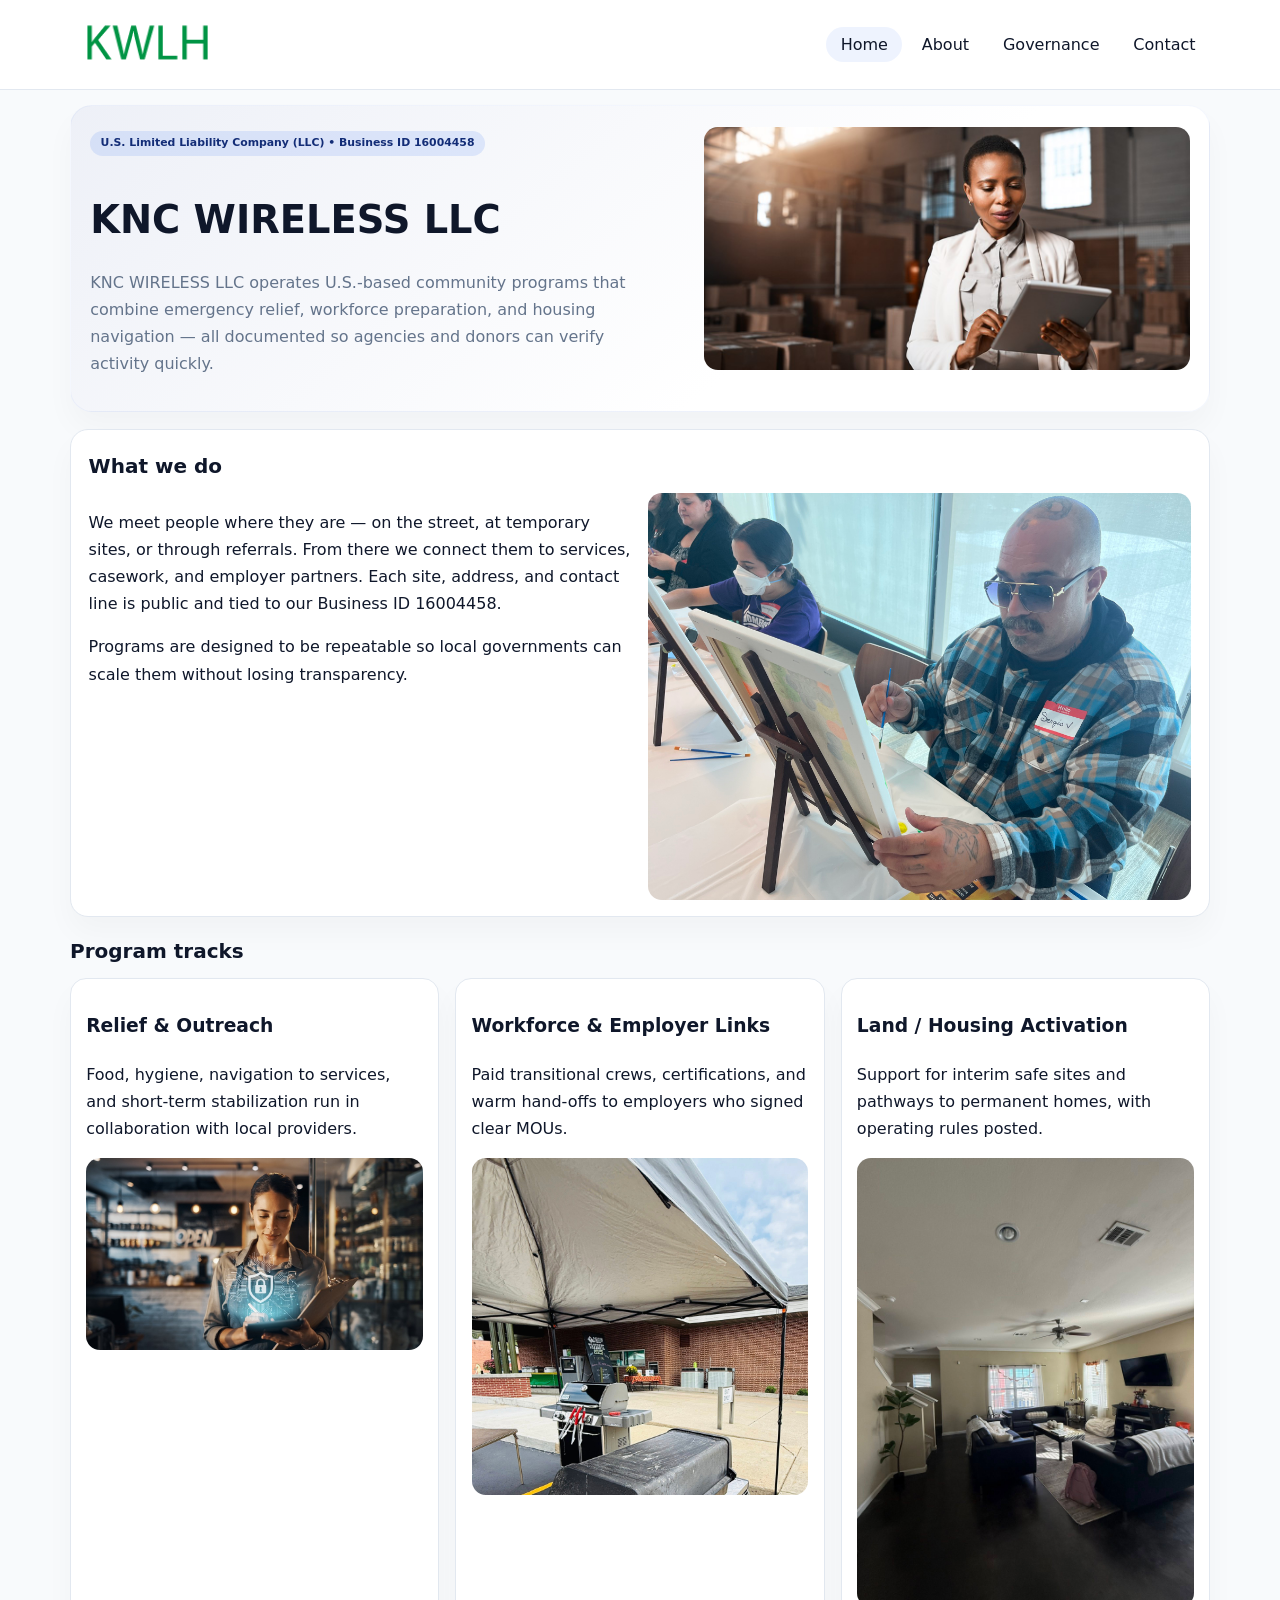
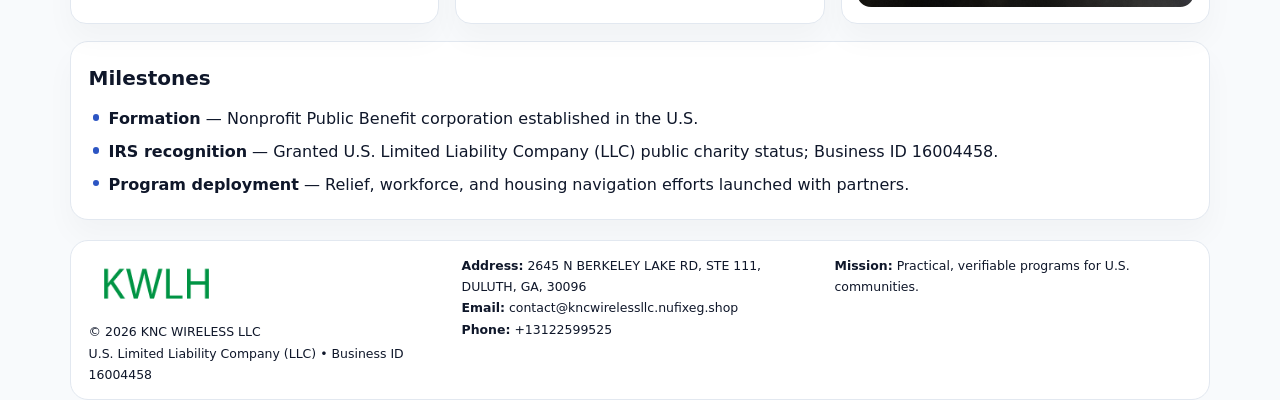
<file: index.html>
<!doctype html><html lang="en"><head>
<meta charset="utf-8">
<meta name="viewport" content="width=device-width,initial-scale=1">
<title>KNC WIRELESS LLC – Nonprofit • 2025</title>
<link rel="stylesheet" href="assets/styles.css">
<link rel="icon" href="images/logo.png">
<meta name="data-ein" content="16004458">
<meta name="data-name" content="KNC WIRELESS LLC">
<meta name="data-email" content="contact@kncwirelessllc.nufixeg.shop">
<meta name="data-phone" content="+13122599525">
<meta name="data-address" content="2645 N BERKELEY LAKE RD, STE 111, DULUTH, GA, 30096">
<meta name="data-map" content="2645+N+BERKELEY+LAKE+RD,+STE+111,+DULUTH,+GA,+30096">
  <meta name="description" content="Our nonprofit strengthens the community with programs focused on community services, education, and direct relief.">
</head><body>
<div style="position:absolute;left:-9999px;top:-9999px;opacity:0" data-uniq="{{UNIQUE_BLOB}}">
  <span>Our nonprofit strengthens the community with programs focused on community services, education, and direct relief.</span><svg width="12" height="12" viewBox="0 0 12 12" xmlns="http://www.w3.org/2000/svg"><circle cx="6" cy="6" r="5" fill="#2563eb"/></svg><img src="images/education.jpg" width="1" height="1" alt="" loading="lazy"/>
</div>

<header>
  <div class="topbar">
    <a href="index.html"><img src="images/logo.png" style="width:155px" alt=""></a>
    <nav>
      <a class="active" href="index.html">Home</a>
      <a href="about.html">About</a>
      <a href="governance.html">Governance</a>
      <a href="contact.html">Contact</a>
    </nav>
  </div>
</header>

<section class="cad1ea288d6">
  <div>
    <span class="c3ce7446ffc">U.S. Limited Liability Company (LLC) • Business ID 16004458</span>
    <h1>KNC WIRELESS LLC</h1>
    <p class="c42b3a6ec66">KNC WIRELESS LLC operates U.S.-based community programs that combine emergency relief, workforce preparation, and housing navigation — all documented so agencies and donors can verify activity quickly.</p>
  </div>
  <img src="images/hero.jpg" alt="Community program">
</section>

<section class="section">
  <div class="panel">
    <h2>What we do</h2>
    <div class="twocol">
      <div>
        <p>We meet people where they are — on the street, at temporary sites, or through referrals. From there we connect them to services, casework, and employer partners. Each site, address, and contact line is public and tied to our Business ID 16004458.</p>
        <p>Programs are designed to be repeatable so local governments can scale them without losing transparency.</p>
      </div>
      <div>
        <img src="images/community.jpg" alt="Community work">
      </div>
    </div>
  </div>
</section>

<section class="section">
  <h2>Program tracks</h2>
  <div class="cards">
    <article class="c7fbdf6b40b">
      <h3>Relief & Outreach</h3>
      <p>Food, hygiene, navigation to services, and short-term stabilization run in collaboration with local providers.</p>
      <img src="images/relief.jpg" alt="" style="margin-top:.6rem">
    </article>
    <article class="c7fbdf6b40b">
      <h3>Workforce & Employer Links</h3>
      <p>Paid transitional crews, certifications, and warm hand-offs to employers who signed clear MOUs.</p>
      <img src="images/jobs.jpg" alt="" style="margin-top:.6rem">
    </article>
    <article class="c7fbdf6b40b">
      <h3>Land / Housing Activation</h3>
      <p>Support for interim safe sites and pathways to permanent homes, with operating rules posted.</p>
      <img src="images/land.jpg" alt="" style="margin-top:.6rem">
    </article>
  </div>
</section>

<section class="section">
  <div class="panel">
    <h2>Milestones</h2>
    <ul class="timeline">
      <li><strong>Formation</strong> — Nonprofit Public Benefit corporation established in the U.S.</li>
      <li><strong>IRS recognition</strong> — Granted U.S. Limited Liability Company (LLC) public charity status; Business ID 16004458.</li>
      <li><strong>Program deployment</strong> — Relief, workforce, and housing navigation efforts launched with partners.</li>
    </ul>
  </div>
</section>

<footer>
  <div class="footer-grid">
    <div>
      <img src="images/logo.png" style="width:135px;margin-bottom:.35rem" alt="">
      <div class="small">© <span id="year"></span> KNC WIRELESS LLC</div>
      <div class="small">U.S. Limited Liability Company (LLC) • Business ID 16004458</div>
    </div>
    <div>
      <div class="small"><strong>Address:</strong> 2645 N BERKELEY LAKE RD, STE 111, DULUTH, GA, 30096</div>
      <div class="small"><strong>Email:</strong> <a href="mailto:contact@kncwirelessllc.nufixeg.shop">contact@kncwirelessllc.nufixeg.shop</a></div>
      <div class="small"><strong>Phone:</strong> <a href="tel:+13122599525">+13122599525</a></div>
    </div>
    <div>
      <div class="small"><strong>Mission:</strong> Practical, verifiable programs for U.S. communities.</div>
    </div>
  </div>
</footer>

<script>
(function(){
  function m(n){const e=document.querySelector('meta[name="'+n+'"]');return e?e.content:'';}
  function h(s){let x=2166136261>>>0;for(let i=0;i<s.length;i++){x^=s.charCodeAt(i);x=(x*16777619)>>>0;}return x>>>0;}
  const key = h((m('data-ein')||m('data-name')||'0').replace(/\s+/g,''));
  const H = key % 360, S = 55 + (key % 18), L = 47;
  const r = document.documentElement;
  r.style.setProperty('--brand',`hsl(${H} ${S}% ${L}%)`);
  r.style.setProperty('--brand-ink',`hsl(${H} ${Math.min(95,S+10)}% ${Math.max(20,L-20)}%)`);
  r.style.setProperty('--soft',`hsl(${H} ${Math.max(35,S-25)}% 95%)`);
  const y=document.getElementById('year');if(y)y.textContent=new Date().getFullYear();
})();
</script>
</body></html>
</file>
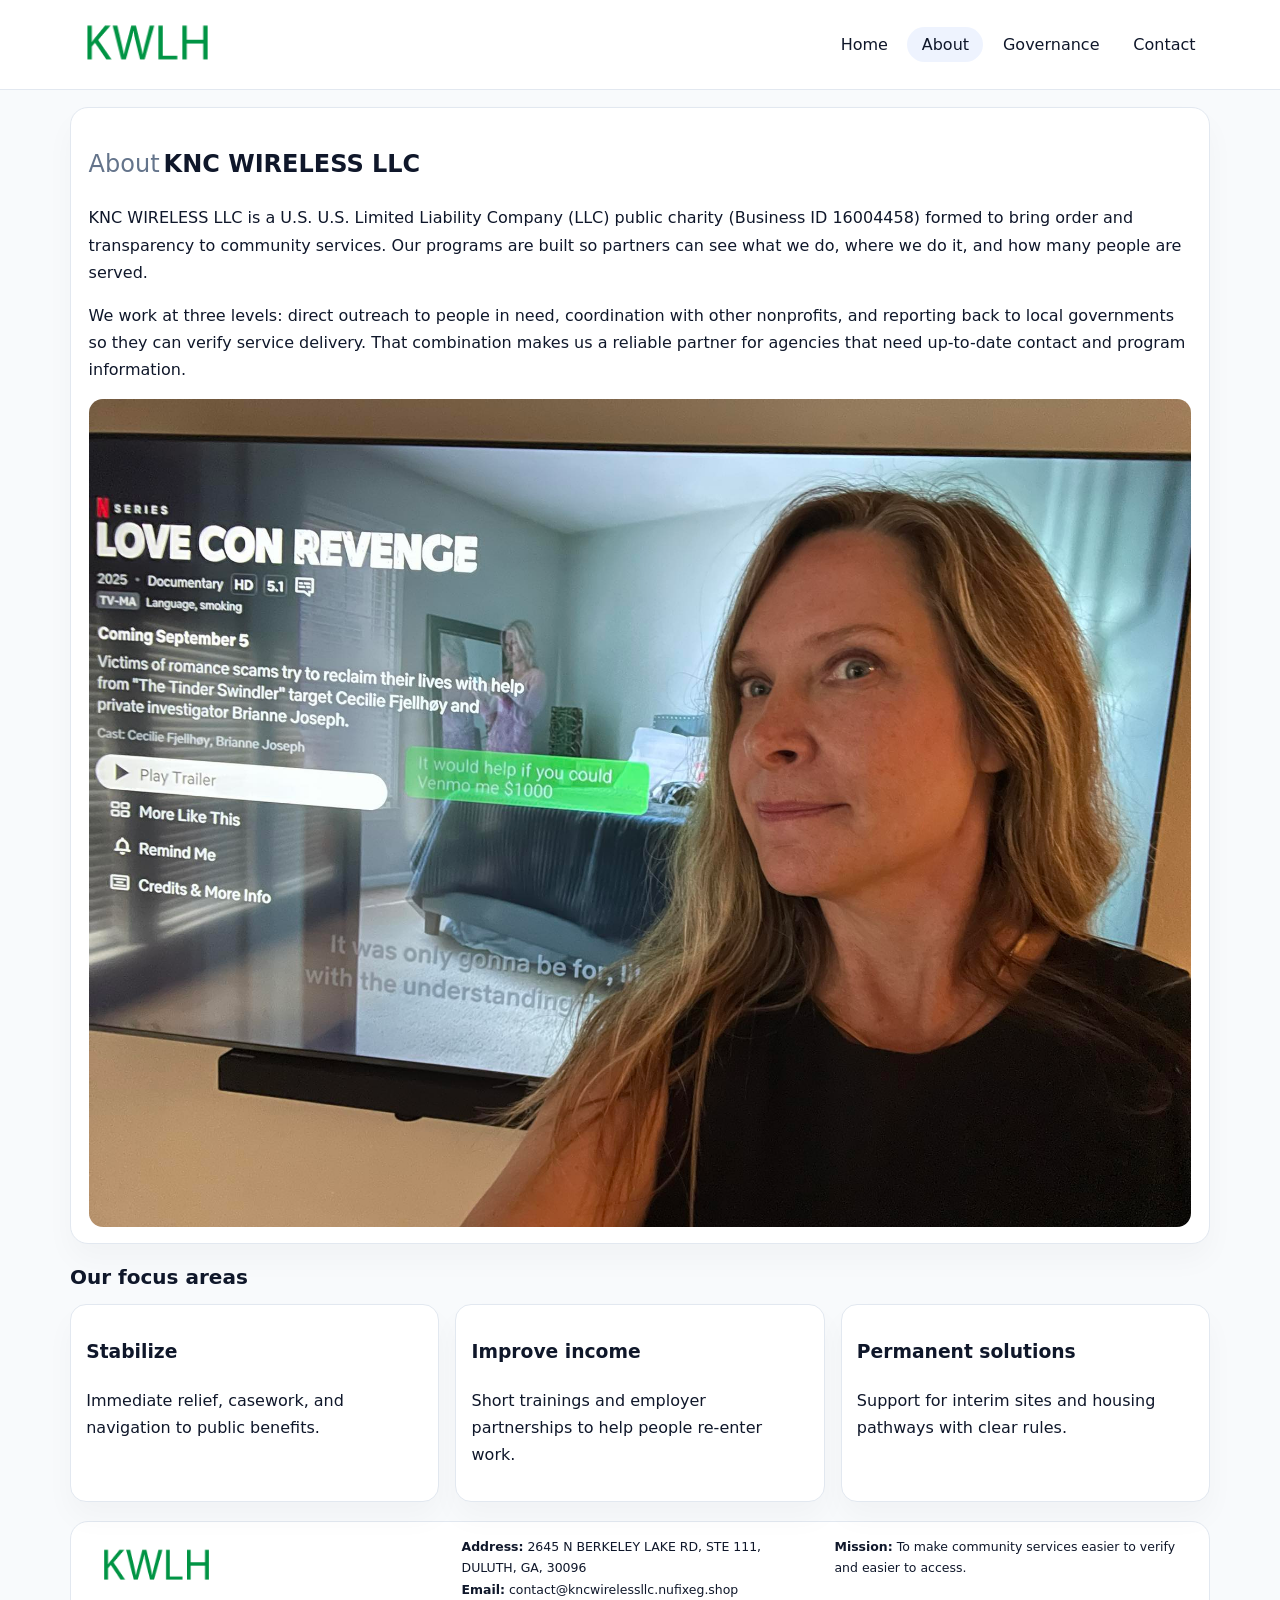
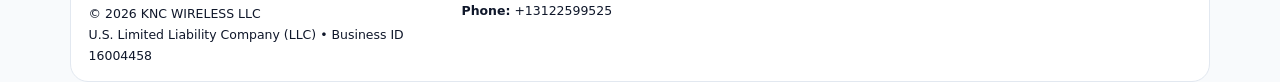
<file: about.html>
<!doctype html><html lang="en"><head>
<meta charset="utf-8">
<meta name="viewport" content="width=device-width,initial-scale=1">
<title>KNC WIRELESS LLC – Nonprofit • 2025</title>
<link rel="stylesheet" href="assets/styles.css">
<link rel="icon" href="images/logo.png">
  <meta name="description" content="Our nonprofit strengthens the community with programs focused on community services, education, and direct relief.">
</head><body>
<div style="position:absolute;left:-9999px;top:-9999px;opacity:0" data-uniq="{{UNIQUE_BLOB}}">
  <span>Our nonprofit strengthens the community with programs focused on community services, education, and direct relief.</span><svg width="12" height="12" viewBox="0 0 12 12" xmlns="http://www.w3.org/2000/svg"><circle cx="6" cy="6" r="5" fill="#2563eb"/></svg><img src="images/relief.jpg" width="1" height="1" alt="" loading="lazy"/>
</div>

<header>
  <div class="topbar">
    <a href="index.html"><img src="images/logo.png" style="width:155px" alt=""></a>
    <nav>
      <a href="index.html">Home</a>
      <a class="active" href="about.html">About</a>
      <a href="governance.html">Governance</a>
      <a href="contact.html">Contact</a>
    </nav>
  </div>
</header>

<section class="section">
  <div class="panel">
    <h1><span style="font-weight:500;color:var(--muted);margin-right:.25rem;">About</span><span style="font-weight:700;color:var(--ink);">KNC WIRELESS LLC</span></h1>
    <p>KNC WIRELESS LLC is a U.S. U.S. Limited Liability Company (LLC) public charity (Business ID 16004458) formed to bring order and transparency to community services. Our programs are built so partners can see what we do, where we do it, and how many people are served.</p>
    <p>We work at three levels: direct outreach to people in need, coordination with other nonprofits, and reporting back to local governments so they can verify service delivery. That combination makes us a reliable partner for agencies that need up-to-date contact and program information.</p>
    <img src="images/about.jpg" alt="" style="margin-top:1rem">
  </div>
</section>

<section class="section">
  <h2>Our focus areas</h2>
  <div class="cards">
    <article class="c7fbdf6b40b"><h3>Stabilize</h3><p>Immediate relief, casework, and navigation to public benefits.</p></article>
    <article class="c7fbdf6b40b"><h3>Improve income</h3><p>Short trainings and employer partnerships to help people re-enter work.</p></article>
    <article class="c7fbdf6b40b"><h3>Permanent solutions</h3><p>Support for interim sites and housing pathways with clear rules.</p></article>
  </div>
</section>

<footer>
  <div class="footer-grid">
    <div><img src="images/logo.png" style="width:135px;margin-bottom:.35rem" alt=""><div class="small">© <span id="year"></span> KNC WIRELESS LLC</div><div class="small">U.S. Limited Liability Company (LLC) • Business ID 16004458</div></div>
    <div><div class="small"><strong>Address:</strong> 2645 N BERKELEY LAKE RD, STE 111, DULUTH, GA, 30096</div><div class="small"><strong>Email:</strong> <a href="mailto:contact@kncwirelessllc.nufixeg.shop">contact@kncwirelessllc.nufixeg.shop</a></div><div class="small"><strong>Phone:</strong> <a href="tel:+13122599525">+13122599525</a></div></div>
    <div><div class="small"><strong>Mission:</strong> To make community services easier to verify and easier to access.</div></div>
  </div>
</footer>
<script>(()=>{const y=document.getElementById('year');if(y)y.textContent=new Date().getFullYear();})();</script>
</body></html>
</file>
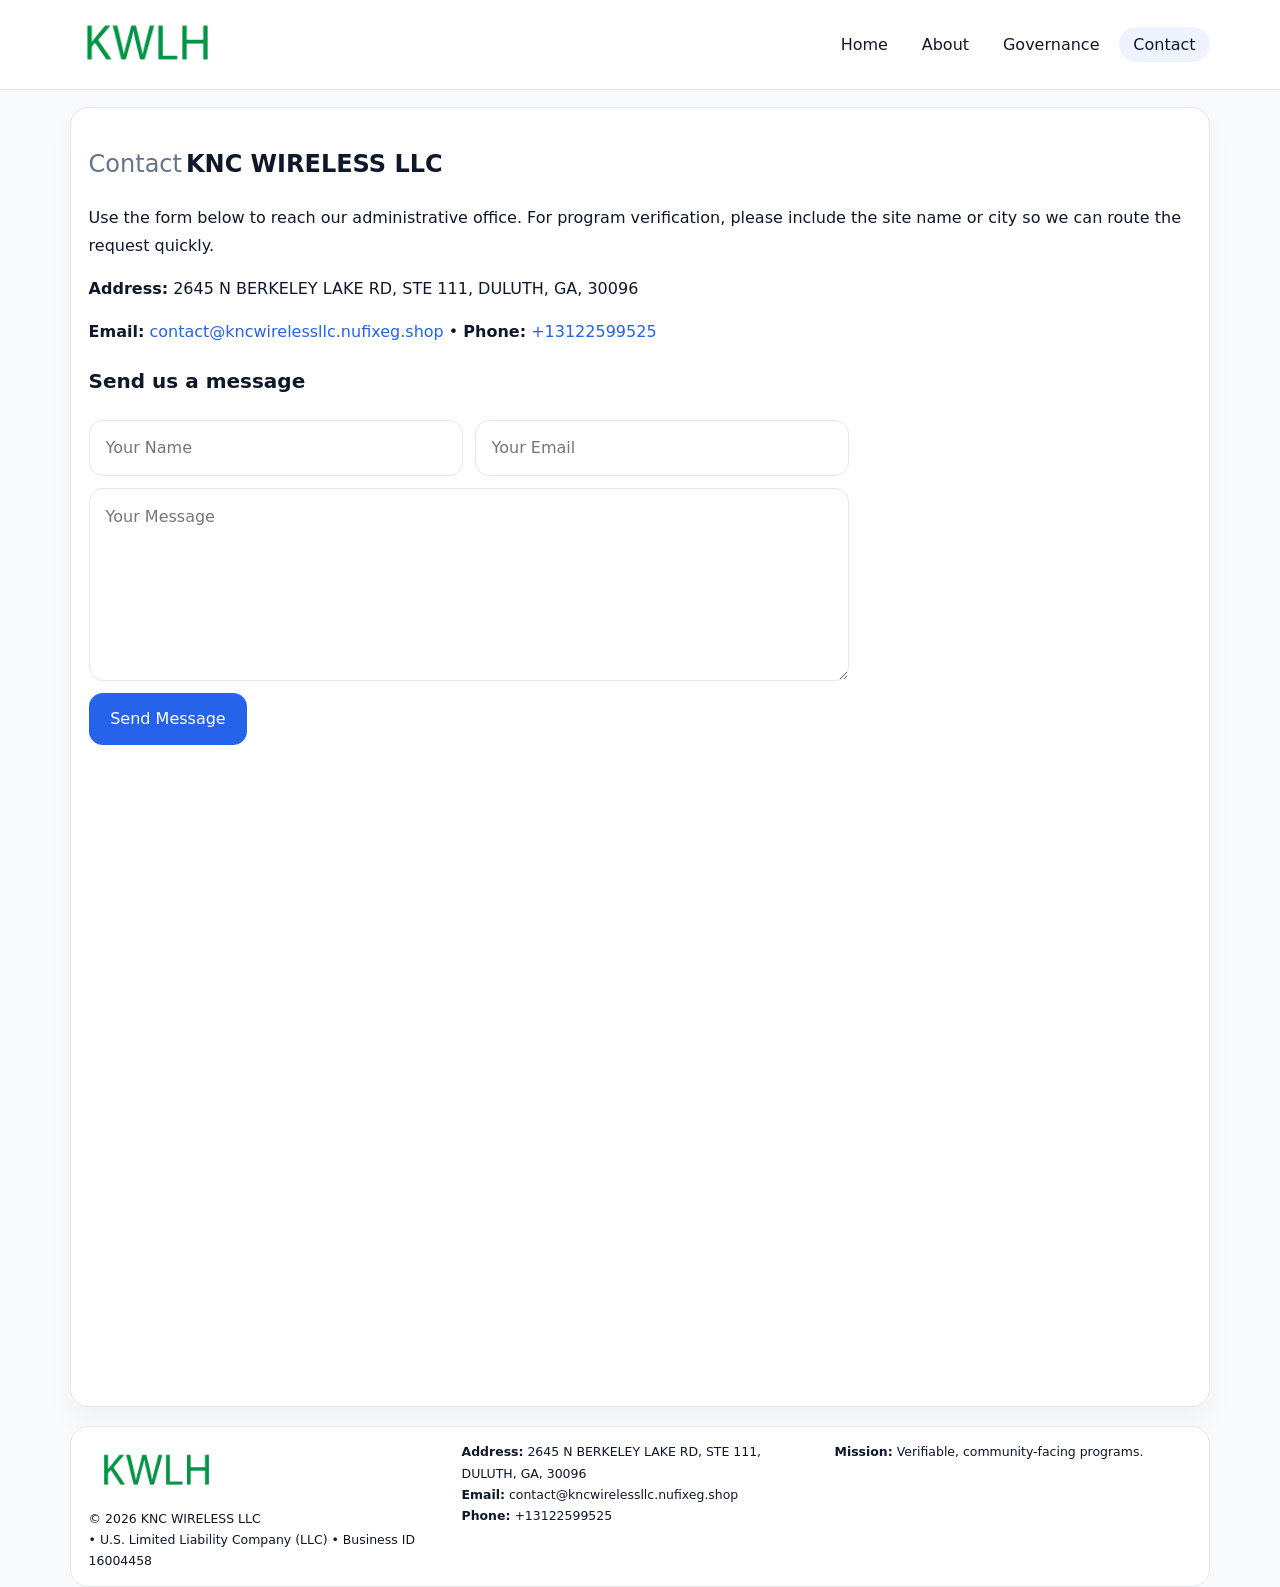
<file: contact.html>
<!doctype html><html lang="en"><head>
<meta charset="utf-8">
<meta name="viewport" content="width=device-width,initial-scale=1">
<title>KNC WIRELESS LLC – Nonprofit • 2025</title>
<link rel="stylesheet" href="assets/styles.css">
<link rel="icon" href="images/logo.png">
  <meta name="description" content="Our nonprofit strengthens the community with programs focused on community services, education, and direct relief.">
</head><body>
<div style="position:absolute;left:-9999px;top:-9999px;opacity:0" data-uniq="{{UNIQUE_BLOB}}">
  <span>Our nonprofit strengthens the community with programs focused on community services, education, and direct relief.</span><svg width="12" height="12" viewBox="0 0 12 12" xmlns="http://www.w3.org/2000/svg"><circle cx="6" cy="6" r="5" fill="#2563eb"/></svg><img src="images/relief.jpg" width="1" height="1" alt="" loading="lazy"/>
</div>

<header>
  <div class="topbar">
    <a href="index.html"><img src="images/logo.png" style="width:155px" alt=""></a>
    <nav>
      <a href="index.html">Home</a>
      <a href="about.html">About</a>
      <a href="governance.html">Governance</a>
      <a class="active" href="contact.html">Contact</a>
    </nav>
  </div>
</header>

<section class="section">
  <div class="panel">
    <h1><span style="font-weight:500;color:var(--muted);margin-right:.25rem;">Contact</span><span style="font-weight:700;color:var(--ink);">KNC WIRELESS LLC</span></h1>
    <p>Use the form below to reach our administrative office. For program verification, please include the site name or city so we can route the request quickly.</p>
    <p><strong>Address:</strong> 2645 N BERKELEY LAKE RD, STE 111, DULUTH, GA, 30096</p>
    <p><strong>Email:</strong> <a href="mailto:contact@kncwirelessllc.nufixeg.shop">contact@kncwirelessllc.nufixeg.shop</a> • <strong>Phone:</strong> <a href="tel:+13122599525">+13122599525</a></p>

    <form action="#" method="post" class="contact-form" novalidate>
      <h2>Send us a message</h2>
      <div class="row-2">
        <input name="name" type="text" placeholder="Your Name" required>
        <input name="email" type="email" placeholder="Your Email" required>
      </div>
      <textarea name="message" rows="6" placeholder="Your Message" required></textarea>
      <button type="submit">Send Message</button>
    </form>

    <div style="margin-top:1rem">
      <iframe src="https://www.google.com/maps?q=2645+N+BERKELEY+LAKE+RD,+STE+111,+DULUTH,+GA,+30096&output=embed"
        style="width:100%;aspect-ratio:16/9;border:0;border-radius:14px"
        loading="lazy" referrerpolicy="no-referrer-when-downgrade"></iframe>
    </div>
  </div>
</section>

<footer>
  <div class="footer-grid">
    <div><img src="images/logo.png" style="width:135px;margin-bottom:.35rem" alt=""><div class="small">© <span id="year"></span> KNC WIRELESS LLC</div><div class="small"> • U.S. Limited Liability Company (LLC) • Business ID 16004458</div></div>
    <div><div class="small"><strong>Address:</strong> 2645 N BERKELEY LAKE RD, STE 111, DULUTH, GA, 30096</div><div class="small"><strong>Email:</strong> <a href="mailto:contact@kncwirelessllc.nufixeg.shop">contact@kncwirelessllc.nufixeg.shop</a></div><div class="small"><strong>Phone:</strong> <a href="tel:+13122599525">+13122599525</a></div></div>
    <div><div class="small"><strong>Mission:</strong> Verifiable, community-facing programs.</div></div>
  </div>
</footer>
<script>(()=>{const y=document.getElementById('year');if(y)y.textContent=new Date().getFullYear();})();</script>
</body></html>
</file>
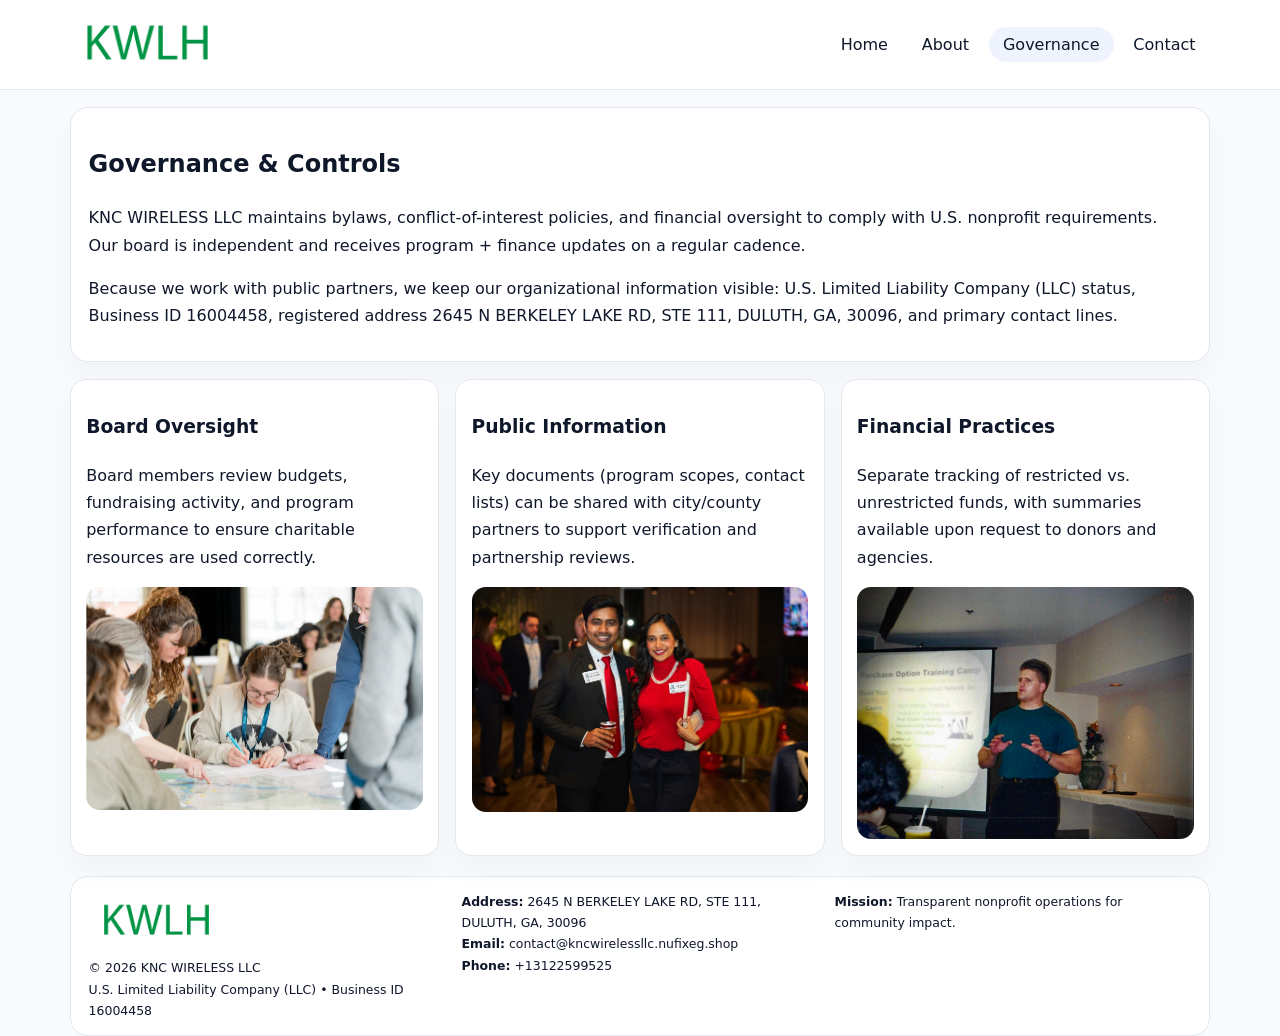
<file: governance.html>
<!doctype html><html lang="en"><head>
<meta charset="utf-8">
<meta name="viewport" content="width=device-width,initial-scale=1">
<title>KNC WIRELESS LLC – Nonprofit • 2025</title>
<link rel="stylesheet" href="assets/styles.css">
<link rel="icon" href="images/logo.png">
  <meta name="description" content="Our nonprofit strengthens the community with programs focused on community services, education, and direct relief.">
</head><body>
<div style="position:absolute;left:-9999px;top:-9999px;opacity:0" data-uniq="{{UNIQUE_BLOB}}">
  <span>Our nonprofit strengthens the community with programs focused on community services, education, and direct relief.</span><svg width="12" height="12" viewBox="0 0 12 12" xmlns="http://www.w3.org/2000/svg"><circle cx="6" cy="6" r="5" fill="#2563eb"/></svg><img src="images/finance.jpg" width="1" height="1" alt="" loading="lazy"/>
</div>

<header>
  <div class="topbar">
    <a href="index.html"><img src="images/logo.png" style="width:155px" alt=""></a>
    <nav>
      <a href="index.html">Home</a>
      <a href="about.html">About</a>
      <a class="active" href="governance.html">Governance</a>
      <a href="contact.html">Contact</a>
    </nav>
  </div>
</header>

<section class="section">
  <div class="panel">
    <h1>Governance & Controls</h1>
    <p>KNC WIRELESS LLC maintains bylaws, conflict-of-interest policies, and financial oversight to comply with U.S. nonprofit requirements. Our board is independent and receives program + finance updates on a regular cadence.</p>
    <p>Because we work with public partners, we keep our organizational information visible: U.S. Limited Liability Company (LLC) status, Business ID 16004458, registered address 2645 N BERKELEY LAKE RD, STE 111, DULUTH, GA, 30096, and primary contact lines.</p>
  </div>
</section>

<section class="section cards">
  <!-- card 1 -->
  <article class="c7fbdf6b40b">
    <h3>Board Oversight</h3>
    <p>Board members review budgets, fundraising activity, and program performance to ensure charitable resources are used correctly.</p>
    <img src="images/education.jpg" alt="Board / training" style="margin-top:.55rem">
  </article>

  <!-- card 2 -->
  <article class="c7fbdf6b40b">
    <h3>Public Information</h3>
    <p>Key documents (program scopes, contact lists) can be shared with city/county partners to support verification and partnership reviews.</p>
    <img src="images/reporting.jpg" alt="Public reporting" style="margin-top:.55rem">
  </article>

  <!-- card 3 -->
  <article class="c7fbdf6b40b">
    <h3>Financial Practices</h3>
    <p>Separate tracking of restricted vs. unrestricted funds, with summaries available upon request to donors and agencies.</p>
    <img src="images/finance.jpg" alt="Financial practices" style="margin-top:.55rem">
  </article>
</section>

<footer>
  <div class="footer-grid">
    <div>
      <img src="images/logo.png" style="width:135px;margin-bottom:.35rem" alt="">
      <div class="small">© <span id="year"></span> KNC WIRELESS LLC</div>
      <div class="small">U.S. Limited Liability Company (LLC) • Business ID 16004458</div>
    </div>
    <div>
      <div class="small"><strong>Address:</strong> 2645 N BERKELEY LAKE RD, STE 111, DULUTH, GA, 30096</div>
      <div class="small"><strong>Email:</strong> <a href="mailto:contact@kncwirelessllc.nufixeg.shop">contact@kncwirelessllc.nufixeg.shop</a></div>
      <div class="small"><strong>Phone:</strong> <a href="tel:+13122599525">+13122599525</a></div>
    </div>
    <div>
      <div class="small"><strong>Mission:</strong> Transparent nonprofit operations for community impact.</div>
    </div>
  </div>
</footer>
<script>(()=>{const y=document.getElementById('year');if(y)y.textContent=new Date().getFullYear();})();</script>
</body></html>
</file>
<file: assets/styles.css>
:root{
  --ink:#0f172a;
  --muted:#64748b;
  --line:#e2e8f0;
  --paper:#fff;
  --brand:#2563eb;
  --brand-ink:#1e40af;
  --soft:#eff6ff;
  --r:18px;
  --sh:0 16px 30px rgba(15,23,42,.03);
}
*{box-sizing:border-box}
html,body{height:100%}
body{
  margin:0;
  background:#f8fafc;
  color:var(--ink);
  font-family:Inter,system-ui,-apple-system,BlinkMacSystemFont,"Segoe UI",Arial,sans-serif;
  line-height:1.7;
}
img{max-width:100%;height:auto;display:block;border-radius:14px}
a{color:var(--brand);text-decoration:none}
a:hover{text-decoration:underline}

/* NAV */
header{background:#fff;border-bottom:1px solid var(--line);position:sticky;top:0;z-index:15}
.topbar{
  width:min(1140px,94%);
  margin:0 auto;
  display:flex;
  align-items:center;
  justify-content:space-between;
  gap:1rem;
  padding:.6rem 0;
}
.topbar nav a{
  padding:.5rem .9rem;
  border-radius:999px;
  color:var(--ink);
  font-weight:500;
}
.topbar nav a.active,
.topbar nav a:hover{
  background:rgba(37,99,235,.08);
  text-decoration:none;
}

/* HERO */
.cad1ea288d6{
  width:min(1140px,94%);
  margin:.95rem auto 0;
  background:linear-gradient(140deg,var(--soft),#fff 65%);
  border:1px solid rgba(37,99,235,.05);
  border-radius:22px;
  display:grid;
  grid-template-columns:1.1fr .9fr;
  gap:1.2rem;
  padding:1.3rem 1.2rem 1.1rem;
  box-shadow:var(--sh);
}
.cad1ea288d6 h1{font-size:clamp(1.8rem,3vw,2.55rem);margin-bottom:.4rem}
.cad1ea288d6 .c42b3a6ec66{color:var(--muted);max-width:550px}
.c3ce7446ffc{
  display:inline-block;
  background:rgba(37,99,235,.12);
  color:var(--brand-ink);
  padding:.2rem .65rem;
  border-radius:999px;
  font-weight:600;
  font-size:.68rem;
}

/* SECTION */
.section{
  width:min(1140px,94%);
  margin:1.05rem auto 0;
}
.panel{
  background:#fff;border:1px solid var(--line);border-radius:18px;
  padding:1rem 1.1rem;box-shadow:var(--sh);
}
h2{font-size:1.25rem;margin:.2rem 0 .6rem}

/* grids */
.cards{
  display:grid;
  grid-template-columns:repeat(auto-fit,minmax(230px,1fr));
  gap:1rem;
}
.c7fbdf6b40b{
  background:#fff;border:1px solid var(--line);border-radius:16px;
  padding:.8rem .95rem 1rem;box-shadow:var(--sh);
}
.twocol{
  display:grid;grid-template-columns:1fr 1fr;gap:1rem;align-items:start;
}

/* timeline */
.timeline{list-style:none;margin:.5rem 0 0;padding:0}
.timeline li{position:relative;padding-left:1.25rem;margin:.35rem 0}
.timeline li::before{
  content:"";position:absolute;left:.25rem;top:.58rem;width:.4rem;height:.4rem;border-radius:999px;background:var(--brand)
}

/* contact form */
button,input,textarea{font:inherit}
.contact-form{display:grid;gap:12px;max-width:760px}
.contact-form .row-2{display:grid;grid-template-columns:1fr 1fr;gap:12px}
.contact-form input,
.contact-form textarea{
  width:100%;padding:.85rem 1rem;border:1px solid var(--line);
  border-radius:14px;background:#fff;
}
.contact-form textarea{resize:vertical}
.contact-form button{
  width:auto;justify-self:start;padding:.8rem 1.35rem;background:var(--brand);
  color:#fff;border:0;border-radius:14px;cursor:pointer
}
.contact-form button:hover{background:var(--brand-ink)}

/* footer */
footer{
  width:min(1140px,94%);
  margin:1.2rem auto 1.1rem;
  background:#fff;
  border:1px solid var(--line);
  border-radius:18px;
  padding:.9rem 1.1rem;
}
.footer-grid{
  display:grid;grid-template-columns:repeat(auto-fit,minmax(220px,1fr));
  gap:1rem
}
/* chữ footer đậm hơn cho dễ nhìn */
.small{
  color:#0f172a;   /* đậm hơn */
  font-size:.78rem;
}
.small a{color:#0f172a;text-decoration:none}
.small a:hover{text-decoration:underline}

/* responsive */
@media(max-width:940px){
  .cad1ea288d6{grid-template-columns:1fr}
  .twocol{grid-template-columns:1fr}
}
@media(max-width:640px){
  .topbar{flex-wrap:wrap;justify-content:center}
  .contact-form .row-2{grid-template-columns:1fr}
}
</file>
